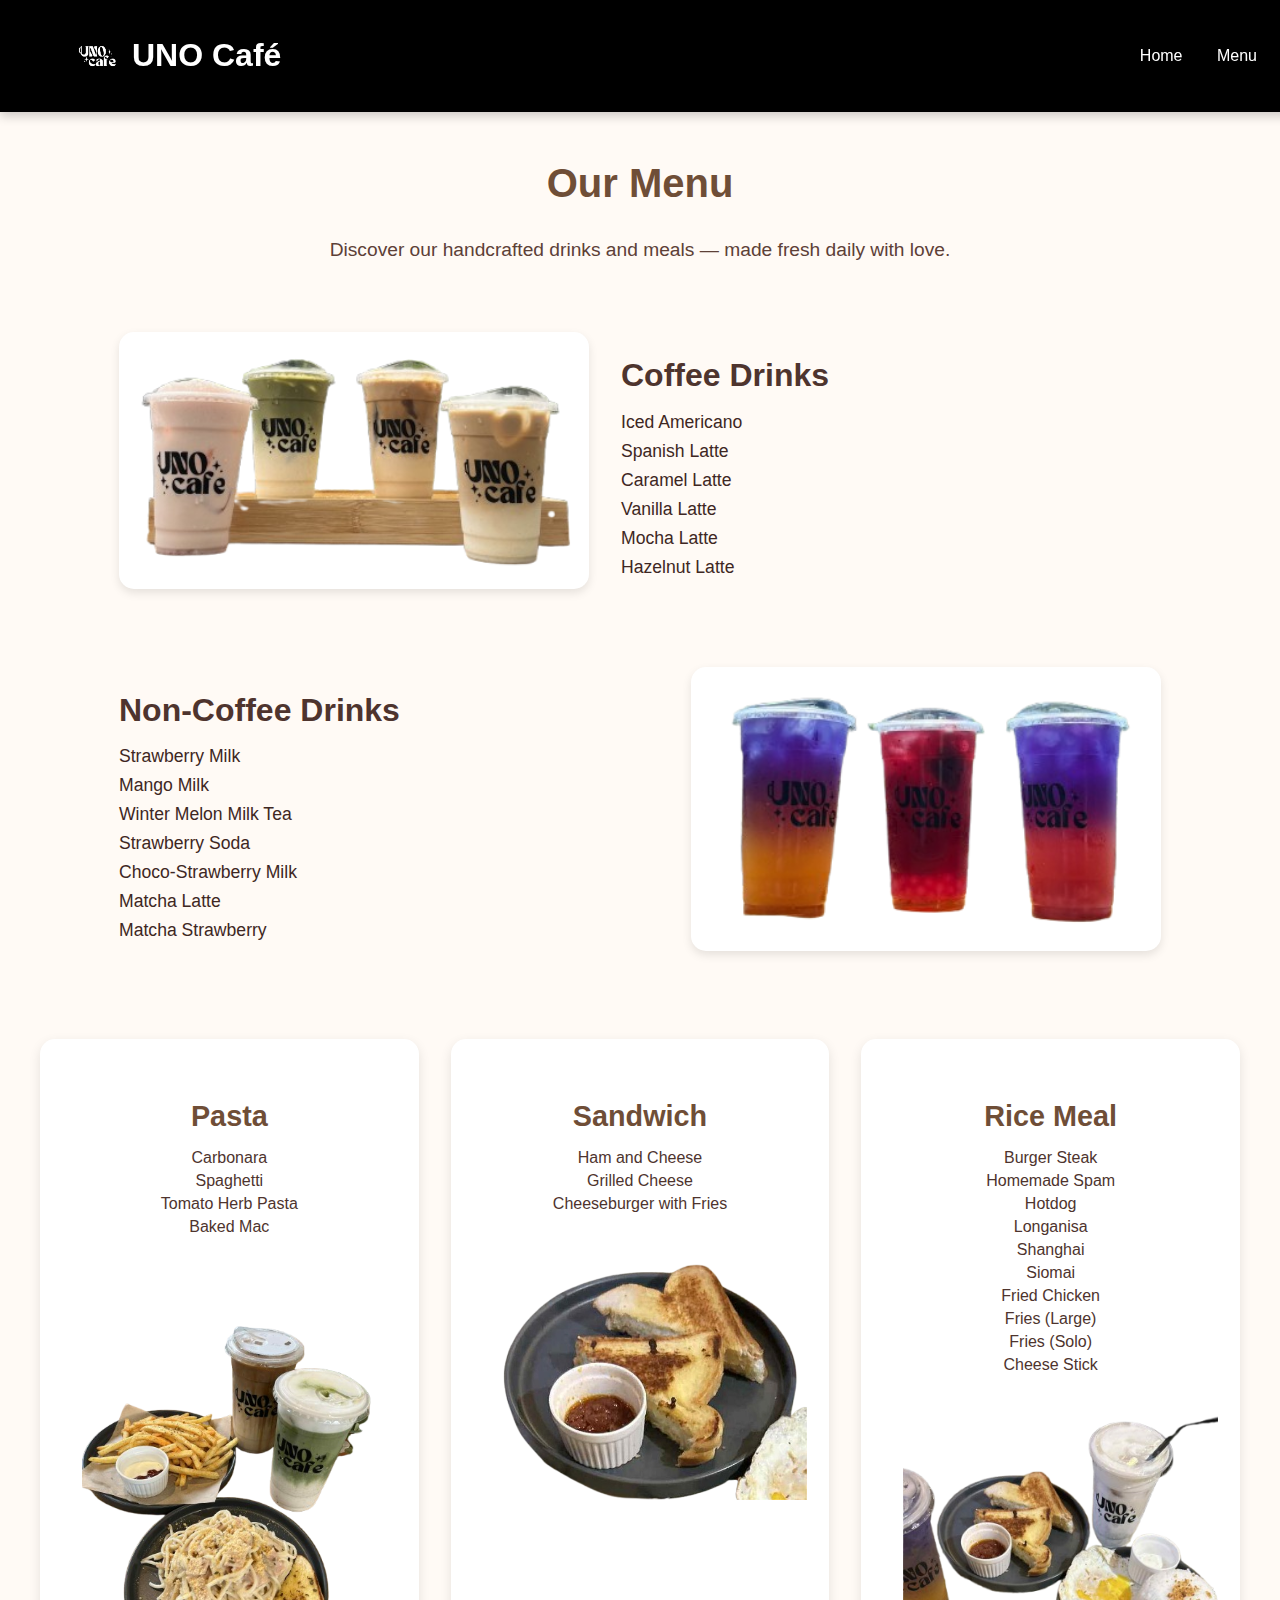
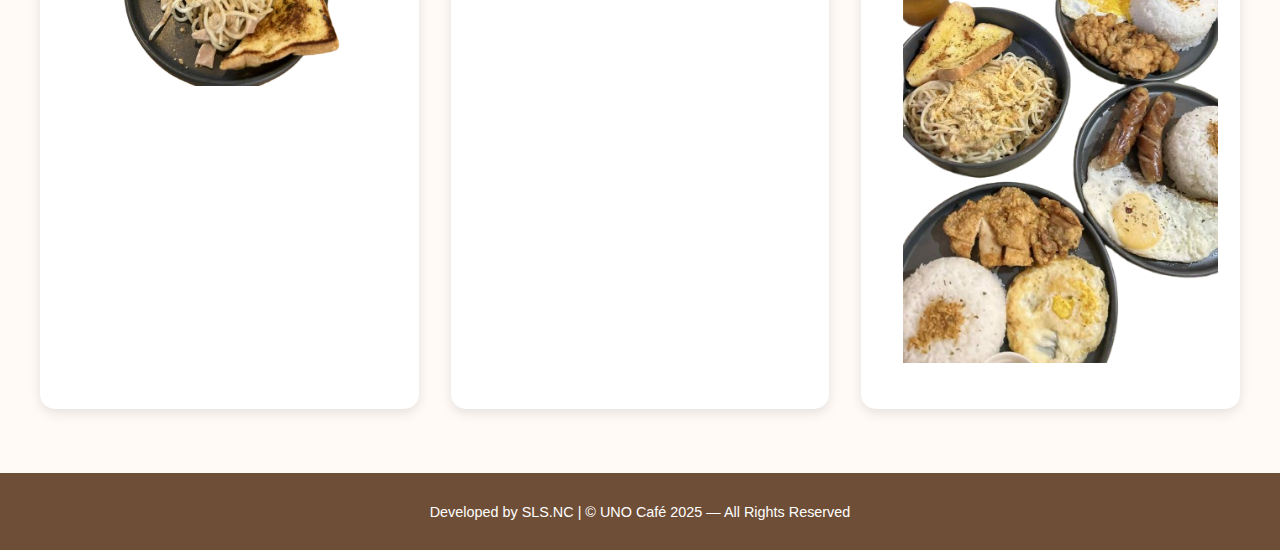
<file: index.html>
<!DOCTYPE html>
<html lang="en">
<head>
  <meta charset="UTF-8">
  <meta name="viewport" content="width=device-width, initial-scale=1.0">
  <title>Menu | UNO Café</title>
  <link rel="icon" href="coffee.png" type="image/x-icon">
  <link href='https://unpkg.com/boxicons@2.1.4/css/boxicons.min.css' rel='stylesheet'>

  <style>
    /* ===== BASIC STYLES ===== */
    body {
      font-family: "Poppins", sans-serif;
      margin: 0;
      background-color: #fffaf5;
      color: #3e2723;
    }

    /* ===== NAVBAR ===== */
    header {
      background-color: black;
      color: #fff;
      padding: 1rem 2rem;
      position: fixed;
      top: 0;
      left: 0;
      width: 100%;
      z-index: 1000;
      box-shadow: 0 4px 10px rgba(0,0,0,0.2);
    }

    .header-content {
      display: flex;
      align-items: center;
      justify-content: space-between;
      max-width: 1200px;
      margin: 0 auto;
    }

    .logo-section {
      display: flex;
      align-items: center;
      gap: 10px;
    }

    .logo-section img {
      width: 50px;
      height: 50px;
      border-radius: 50%;
      object-fit: cover;
    }

    nav a {
      color: white;
      text-decoration: none;
      margin: 0 15px;
      font-weight: 500;
      transition: 0.3s;
    }

    nav a:hover {
      color: #ffcc80;
    }

    /* ===== MENU PAGE ===== */
    .menu-page {
      padding-top: 8rem; /* space for fixed nav */
      text-align: center;
      max-width: 1200px;
      margin: auto;
    }

    .menu-header h2 {
      font-size: 2.5rem;
      color: #6f4e37;
    }

    .menu-header p {
      font-size: 1.2rem;
      margin-top: 10px;
      color: #5d4037;
    }

    /* ===== MENU ROWS ===== */
    .menu-row {
      display: flex;
      align-items: center;
      justify-content: center;
      gap: 2rem;
      margin: 4rem 0;
      flex-wrap: wrap;
    }

    /* ✅ FIX: Show full image (not cut) */
    .menu-image {
      width: 40%;
      max-width: 450px;
      border-radius: 15px;
      object-fit: contain; /* no cropping */
      background-color: #fff;
      padding: 10px;
      box-shadow: 0 4px 10px rgba(0,0,0,0.1);
    }

    .menu-card-content {
      width: 45%;
      text-align: left;
    }

    .menu-card-content h3 {
      font-size: 2rem;
      color: #4e342e;
      margin-bottom: 1rem;
    }

    .menu-card-content ul {
      list-style: none;
      padding: 0;
      font-size: 1.1rem;
    }

    .menu-card-content li {
      margin-bottom: 0.5rem;
    }

    /* Reverse layout for alternating rows */
    .menu-row.reverse {
      flex-direction: row-reverse;
    }

    /* ===== MENU GRID (Pasta, Sandwich, Rice Meal) ===== */
    .menu-grid {
      display: grid;
      grid-template-columns: repeat(auto-fit, minmax(300px, 1fr));
      gap: 2rem;
      margin-top: 5rem;
    }

    .menu-box {
      background-color: #fff;
      border-radius: 15px;
      box-shadow: 0 4px 12px rgba(0, 0, 0, 0.1);
      padding: 2rem;
      text-align: center;
      transition: transform 0.3s ease;
    }

    .menu-box:hover {
      transform: translateY(-5px);
    }

    .menu-box h3 {
      font-size: 1.8rem;
      color: #6f4e37;
      margin-bottom: 1rem;
    }

    .menu-box ul {
      list-style: none;
      padding: 0;
      margin: 0;
      color: #4e342e;
    }

    .menu-box li {
      margin: 5px 0;
      font-size: 1rem;
    }

    .menu-box img {
      width: 100%;
      height: auto;
      object-fit: contain;
      border-radius: 10px;
      margin-top: 1rem;
      background-color: #fff;
      padding: 10px;
    }

    /* ===== FOOTER ===== */
    footer {
      background-color: #6f4e37;
      color: #fff;
      text-align: center;
      padding: 1rem;
      margin-top: 4rem;
      font-size: 0.9rem;
    }

    /* ===== RESPONSIVE ===== */
    @media (max-width: 768px) {
      .menu-row {
        flex-direction: column;
      }

      .menu-image, .menu-card-content {
        width: 100%;
        text-align: center;
      }

      .menu-card-content {
        margin-top: 1rem;
      }
    }
  </style>
</head>

<body>
  <header>
    <div class="header-content">
      <div class="logo-section">
        <img src="logoo.jpg" alt="UNO Café Logo">
        <h1>UNO Café</h1>
      </div>
      <nav>
        <a href="about.html">Home</a>
        <a href="menu.html">Menu</a>
      </nav>
    </div>
  </header>

  <section class="menu-page">
    <div class="menu-header">
      <h2>Our Menu</h2>
      <p>Discover our handcrafted drinks and meals — made fresh daily with love.</p>
    </div>

    <!-- ☕ Coffee Drinks (Image LEFT, Text RIGHT, Full image) -->
    <div class="menu-row">
      <img src="coffee_based.png" alt="Coffee Drinks" class="menu-image">
      <div class="menu-card-content">
        <h3>Coffee Drinks</h3>
        <ul>
          <li>Iced Americano</li>
          <li>Spanish Latte</li>
          <li>Caramel Latte</li>
          <li>Vanilla Latte</li>
          <li>Mocha Latte</li>
          <li>Hazelnut Latte</li>
        </ul>
      </div>
    </div>

    <!-- 🍓 Non-Coffee Drinks (Image RIGHT, Text LEFT, Full image) -->
    <div class="menu-row reverse">
      <img src="non-coffee_baseed.png" alt="Non-Coffee Drinks" class="menu-image">
      <div class="menu-card-content">
        <h3>Non-Coffee Drinks</h3>
        <ul>
          <li>Strawberry Milk</li>
          <li>Mango Milk</li>
          <li>Winter Melon Milk Tea</li>
          <li>Strawberry Soda</li>
          <li>Choco-Strawberry Milk</li>
          <li>Matcha Latte</li>
          <li>Matcha Strawberry</li>
        </ul>
      </div>
    </div>

    <!-- 🍝 Food Grid Section -->
    <div class="menu-grid">
      <div class="menu-box">
        <h3>Pasta</h3>
        <ul>
          <li>Carbonara</li>
          <li>Spaghetti</li>
          <li>Tomato Herb Pasta</li>
          <li>Baked Mac</li>
        </ul>
        <img src="pst.png" alt="Pasta">
      </div>

      <div class="menu-box">
        <h3>Sandwich</h3>
        <ul>
          <li>Ham and Cheese</li>
          <li>Grilled Cheese</li>
          <li>Cheeseburger with Fries</li>
        </ul>
        <img src="sndwch.png" alt="Sandwich">
      </div>

      <div class="menu-box">
        <h3>Rice Meal</h3>
        <ul>
          <li>Burger Steak</li>
          <li>Homemade Spam</li>
          <li>Hotdog</li>
          <li>Longanisa</li>
          <li>Shanghai</li>
          <li>Siomai</li>
          <li>Fried Chicken</li>
          <li>Fries (Large)</li>
          <li>Fries (Solo)</li>
          <li>Cheese Stick</li>
        </ul>
        <img src="riceml.png" alt="Rice Meal">
      </div>
    </div>
  </section>

  <footer>
    <p>Developed by SLS.NC | © UNO Café 2025 — All Rights Reserved</p>
  </footer>
</body>
</html>
</file>
